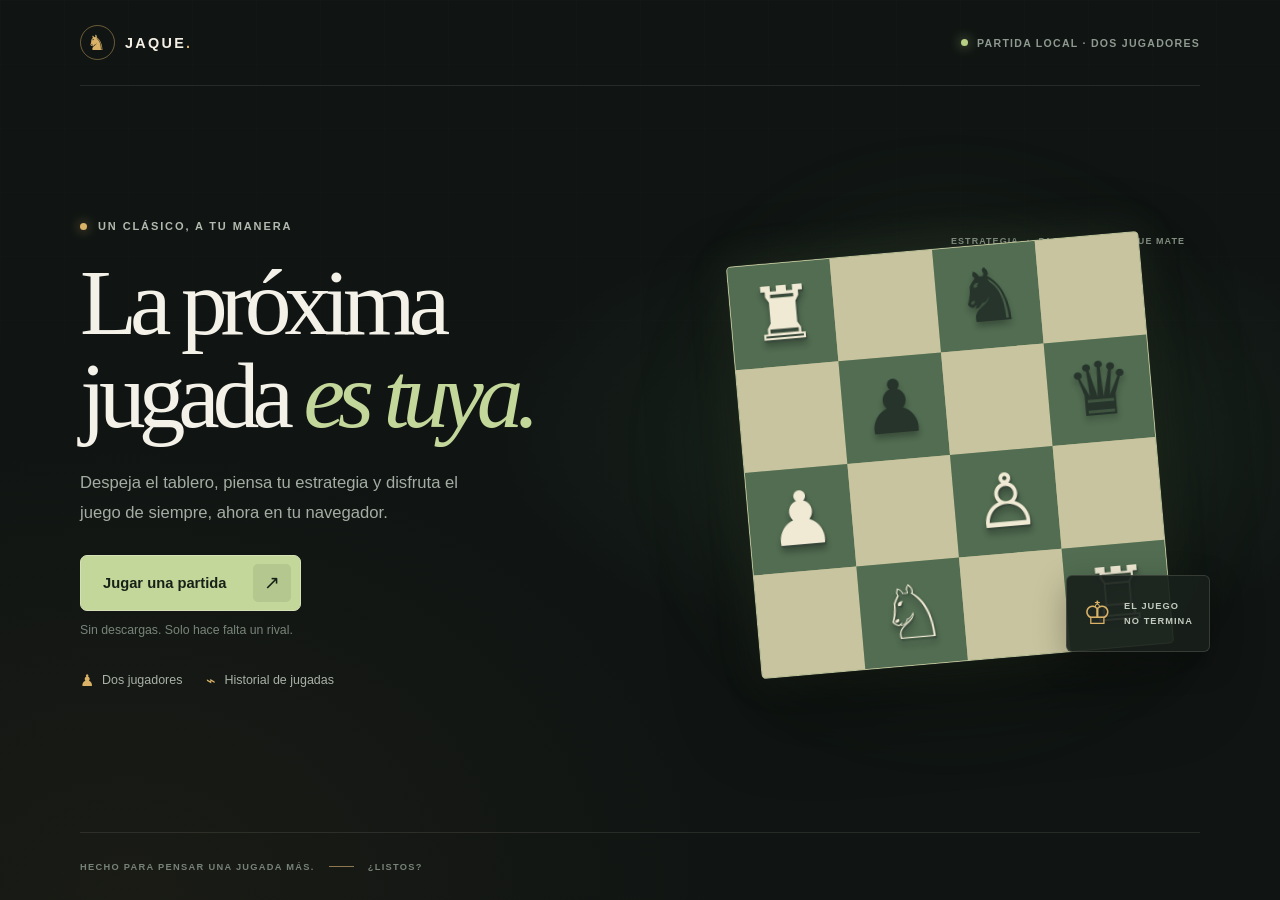
<file: index.html>
<!doctype html>
<html lang="es">
<head>
  <meta charset="utf-8">
  <meta name="viewport" content="width=device-width, initial-scale=1">
  <meta name="theme-color" content="#101513">
  <meta name="description" content="Una partida de ajedrez para dos. Sin descargas, directo en tu navegador.">
  <title>Ajedrez — Tu próxima jugada</title>
  <link rel="stylesheet" href="css/ajedrez.css">
</head>
<body class="home-page">
  <main class="home-shell">
    <header class="home-topbar">
      <a class="home-brand" href="index.html" aria-label="Ajedrez, inicio">
        <span class="brand-mark" aria-hidden="true">♞</span>
        <span>JAQUE<span class="brand-period">.</span></span>
      </a>
      <span class="home-mode"><span class="mode-dot"></span> PARTIDA LOCAL · DOS JUGADORES</span>
    </header>

    <section class="home-hero" aria-labelledby="home-title">
      <div class="hero-copy">
        <span class="home-eyebrow"><span></span> UN CLÁSICO, A TU MANERA</span>
        <h1 id="home-title">La próxima<br>jugada <span>es tuya.</span></h1>
        <p class="hero-description">Despeja el tablero, piensa tu estrategia y disfruta el juego de siempre, ahora en tu navegador.</p>
        <a class="play-link" href="ajedrez.html">
          <span>Jugar una partida</span>
          <span class="play-arrow" aria-hidden="true">↗</span>
        </a>
        <p class="play-note">Sin descargas. Solo hace falta un rival.</p>
        <ul class="home-features" aria-label="Características">
          <li><span aria-hidden="true">♟</span> Dos jugadores</li>
          <li><span aria-hidden="true">⌁</span> Historial de jugadas</li>
        </ul>
      </div>

      <div class="hero-art" aria-hidden="true">
        <div class="art-glow"></div>
        <div class="art-caption"><span>ESTRATEGIA</span><span>·</span><span>PACIENCIA</span><span>·</span><span>JAQUE MATE</span></div>
        <div class="showcase-board">
          <span class="showcase-square"><span class="showcase-piece light-piece">♜</span></span>
          <span class="showcase-square pale-square"></span>
          <span class="showcase-square"><span class="showcase-piece dark-piece">♞</span></span>
          <span class="showcase-square pale-square"></span>
          <span class="showcase-square pale-square"></span>
          <span class="showcase-square"><span class="showcase-piece dark-piece">♟</span></span>
          <span class="showcase-square pale-square"></span>
          <span class="showcase-square"><span class="showcase-piece dark-piece">♛</span></span>
          <span class="showcase-square"><span class="showcase-piece light-piece">♟</span></span>
          <span class="showcase-square pale-square"></span>
          <span class="showcase-square"><span class="showcase-piece light-piece">♙</span></span>
          <span class="showcase-square pale-square"></span>
          <span class="showcase-square pale-square"></span>
          <span class="showcase-square"><span class="showcase-piece light-piece">♘</span></span>
          <span class="showcase-square pale-square"></span>
          <span class="showcase-square"><span class="showcase-piece light-piece">♖</span></span>
        </div>
        <div class="art-stamp"><span class="stamp-icon">♔</span><span>EL JUEGO<br>NO TERMINA</span></div>
      </div>
    </section>

    <footer class="home-footer">
      <span>HECHO PARA PENSAR UNA JUGADA MÁS.</span>
      <span class="footer-divider"></span>
      <span>¿LISTOS?</span>
    </footer>
  </main>
</body>
</html>
</file>
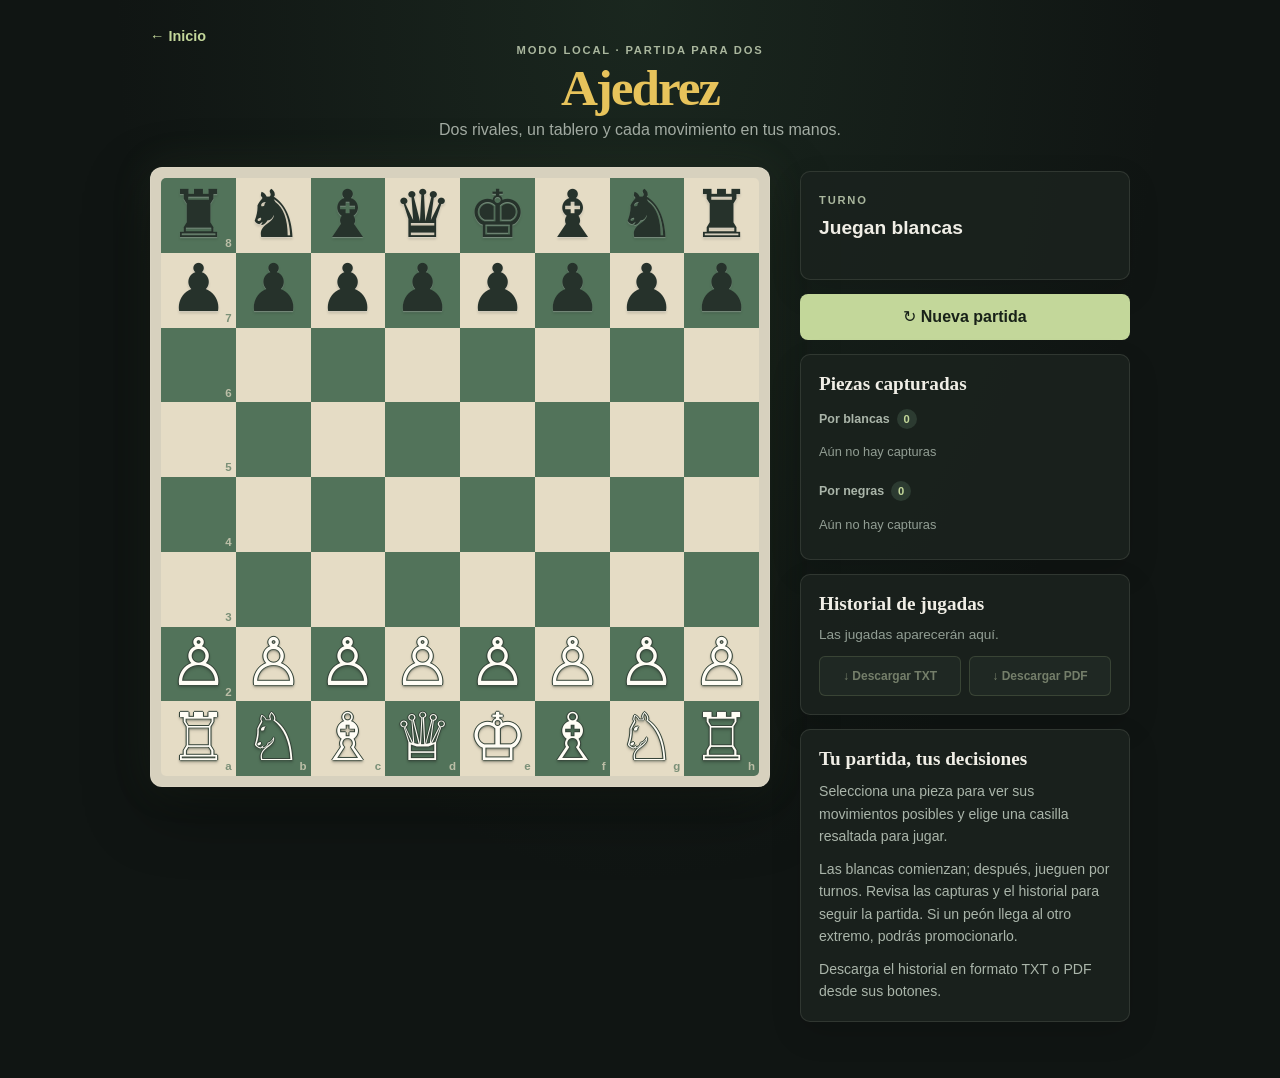
<file: ajedrez.html>
<!doctype html>
<html lang="es">
<head>
  <meta charset="utf-8">
  <meta name="viewport" content="width=device-width, initial-scale=1">
  <meta name="theme-color" content="#101513">
  <title>Ajedrez | Juega tu partida</title>
  <link rel="stylesheet" href="css/ajedrez.css">
  <script src="js/ajedrez.js" defer></script>
</head>
<body class="game-page">
  <main class="game">
    <header class="page-header">
      <a class="back-link" href="index.html">← Inicio</a>
      <span class="eyebrow">MODO LOCAL · PARTIDA PARA DOS</span>
      <h1>Ajedrez</h1>
      <p class="subtitle">Dos rivales, un tablero y cada movimiento en tus manos.</p>
    </header>

    <section class="game-layout" aria-label="Partida de ajedrez">
      <div class="board-wrap">
        <div id="board" class="board" role="grid" aria-label="Tablero de ajedrez"></div>
      </div>
      <aside class="game-panel">
        <div class="turn-card">
          <span class="panel-label">TURNO</span>
          <p id="turn" class="turn-text" aria-live="polite"></p>
          <p id="status" class="status-text" aria-live="polite"></p>
        </div>
        <button id="restart" class="restart-button" type="button">↻ Nueva partida</button>
        <section class="captures-card" aria-label="Piezas capturadas">
          <h2>Piezas capturadas</h2>
          <div class="capture-group">
            <h3>Por blancas <span id="white-capture-count" class="capture-count">0</span></h3>
            <div id="white-captured" class="captured-pieces" aria-label="Piezas capturadas por blancas" aria-live="polite"></div>
          </div>
          <div class="capture-group">
            <h3>Por negras <span id="black-capture-count" class="capture-count">0</span></h3>
            <div id="black-captured" class="captured-pieces" aria-label="Piezas capturadas por negras" aria-live="polite"></div>
          </div>
        </section>
        <section class="moves-card" aria-label="Historial de jugadas">
          <h2>Historial de jugadas</h2>
          <ol id="move-history" class="move-history" aria-live="polite">
            <li class="history-empty">Las jugadas aparecerán aquí.</li>
          </ol>
          <div class="history-downloads" aria-label="Descargar historial de la partida">
            <button id="download-text" class="download-button" type="button" disabled>↓ Descargar TXT</button>
            <button id="download-pdf" class="download-button" type="button" disabled>↓ Descargar PDF</button>
          </div>
        </section>
        <div class="help-card">
          <h2>Tu partida, tus decisiones</h2>
          <p>Selecciona una pieza para ver sus movimientos posibles y elige una casilla resaltada para jugar.</p>
          <p>Las blancas comienzan; después, jueguen por turnos. Revisa las capturas y el historial para seguir la partida. Si un peón llega al otro extremo, podrás promocionarlo.</p>
          <p>Descarga el historial en formato TXT o PDF desde sus botones.</p>
        </div>
      </aside>
    </section>
  </main>

  <dialog id="promotion-dialog" class="promotion-dialog" aria-labelledby="promotion-title">
    <form method="dialog">
      <h2 id="promotion-title">Elige una pieza</h2>
      <p>¿En qué pieza quieres convertir tu peón?</p>
      <div id="promotion-options" class="promotion-options"></div>
    </form>
  </dialog>
</body>
</html>
</file>
<file: css/ajedrez.css>
:root {
  color-scheme: light;
  font-family: "Segoe UI", Arial, sans-serif;
  color: #23332d;
  background: #f5f0e8;
  font-synthesis: none;
  text-rendering: optimizeLegibility;
  -webkit-font-smoothing: antialiased;
  -moz-osx-font-smoothing: grayscale;
  --green: #355b48;
  --dark-square: #76917b;
  --light-square: #e8dfcb;
  --ink: #23332d;
}

* {
  box-sizing: border-box;
}

body {
  min-width: 320px;
  min-height: 100vh;
  margin: 0;
  padding: 40px 20px 56px;
  background:
    radial-gradient(ellipse at 50% 0, rgb(255 255 255 / 62%), transparent 58%),
    #f5f0e8;
}

.game {
  width: min(100%, 980px);
  margin: 0 auto;
}

.page-header {
  margin-bottom: 28px;
  text-align: center;
}

.back-link {
  position: absolute;
  top: 28px;
  left: max(24px, calc((100vw - 980px) / 2));
  color: var(--green);
  font-size: 0.9rem;
  font-weight: 600;
  text-decoration: none;
}

.back-link:hover {
  text-decoration: underline;
}

.eyebrow,
.panel-label {
  color: #718174;
  font-size: 0.7rem;
  font-weight: 700;
  letter-spacing: 0.16em;
}

h1,
h2,
p {
  margin-top: 0;
}

h1 {
  margin-bottom: 4px;
  font-family: Georgia, serif;
  font-size: clamp(2.4rem, 6vw, 3.2rem);
  letter-spacing: -0.04em;
}

.subtitle {
  margin-bottom: 0;
  color: #728078;
}

.game-layout {
  display: grid;
  grid-template-columns: minmax(0, 620px) minmax(210px, 1fr);
  align-items: start;
  gap: 30px;
}

.board-wrap {
  width: 100%;
  padding: 10px;
  border: 1px solid rgb(53 91 72 / 12%);
  border-radius: 12px;
  background: #fffdf8;
  box-shadow: 0 18px 55px rgb(52 61 48 / 12%);
}

.board {
  display: grid;
  grid-template-columns: repeat(8, minmax(0, 1fr));
  overflow: hidden;
  border-radius: 5px;
}

.square {
  position: relative;
  display: grid;
  aspect-ratio: 1;
  place-items: center;
  padding: 0;
  border: 0;
  cursor: pointer;
  font-family: "Segoe UI Symbol", "Noto Sans Symbols 2", serif;
  font-size: clamp(1.7rem, 6.8vw, 4.1rem);
  line-height: 1;
  -webkit-tap-highlight-color: transparent;
}

.square.light {
  background: var(--light-square);
}

.square.dark {
  background: var(--dark-square);
}

.square:focus-visible {
  z-index: 1;
  outline: 4px solid #e7ae54;
  outline-offset: -4px;
}

.square.selected {
  background-image: linear-gradient(rgb(255 208 93 / 54%), rgb(255 208 93 / 54%));
}

.square.last-move {
  background-image: linear-gradient(rgb(248 222 112 / 30%), rgb(248 222 112 / 30%));
}

.square.selected.last-move {
  background-image: linear-gradient(rgb(255 208 93 / 64%), rgb(255 208 93 / 64%));
}

.square.legal-move::before,
.square.legal-capture::before {
  position: absolute;
  z-index: 0;
  width: 27%;
  aspect-ratio: 1;
  border-radius: 50%;
  background: rgb(35 51 45 / 23%);
  content: "";
  pointer-events: none;
}

.square.legal-capture::before {
  width: 82%;
  border: 5px solid rgb(35 51 45 / 26%);
  background: transparent;
}

.piece {
  z-index: 1;
  filter: drop-shadow(0 2px 1px rgb(0 0 0 / 15%));
}

.piece.white {
  color: #fffdf5;
  text-shadow: 0 1px 2px #344338, 1px 0 #344338, -1px 0 #344338, 0 -1px #344338;
}

.piece.black {
  color: #26322b;
  text-shadow: 0 1px 1px rgb(255 255 255 / 28%);
}

.coordinates {
  position: absolute;
  z-index: 2;
  right: 4px;
  bottom: 3px;
  font-family: "Segoe UI", Arial, sans-serif;
  font-size: clamp(0.52rem, 1.5vw, 0.72rem);
  font-weight: 700;
  line-height: 1;
  opacity: 0.72;
  pointer-events: none;
}

.light .coordinates {
  color: var(--dark-square);
}

.dark .coordinates {
  color: var(--light-square);
}

.game-panel {
  display: grid;
  gap: 14px;
  padding-top: 4px;
}

.turn-card,
.captures-card,
.moves-card,
.help-card {
  padding: 18px;
  border: 1px solid rgb(53 91 72 / 10%);
  border-radius: 10px;
  background: rgb(255 253 248 / 82%);
}

.turn-text {
  margin: 9px 0 3px;
  font-size: 1.2rem;
  font-weight: 700;
}

.captures-card h2 {
  margin-bottom: 14px;
  font-family: Georgia, serif;
  font-size: 1.2rem;
}

.capture-group + .capture-group {
  margin-top: 12px;
}

.capture-group h3 {
  display: flex;
  align-items: center;
  gap: 7px;
  margin-bottom: 6px;
  color: #68766d;
  font-size: 0.78rem;
  font-weight: 600;
}

.capture-count {
  display: inline-grid;
  min-width: 20px;
  height: 20px;
  padding: 0 5px;
  place-items: center;
  border-radius: 10px;
  background: #e9eee7;
  color: var(--green);
  font-size: 0.7rem;
  font-weight: 700;
}

.captured-pieces {
  display: flex;
  min-height: 34px;
  flex-wrap: wrap;
  align-items: center;
  gap: 2px 5px;
}

.captured-piece {
  font-family: "Segoe UI Symbol", "Noto Sans Symbols 2", serif;
  font-size: 1.55rem;
  line-height: 1;
}

.captured-piece.white {
  color: #fffdf5;
  text-shadow: 0 1px 2px #344338, 1px 0 #344338, -1px 0 #344338, 0 -1px #344338;
}

.captured-piece.black {
  color: #26322b;
}

.capture-empty {
  color: #89948c;
  font-size: 0.8rem;
}

.moves-card h2 {
  margin-bottom: 12px;
  font-family: Georgia, serif;
  font-size: 1.2rem;
}

.move-history {
  display: grid;
  max-height: 260px;
  gap: 8px;
  overflow-y: auto;
  margin: 0;
  padding: 0 5px 0 0;
  list-style: none;
  scrollbar-color: #b7c5b8 transparent;
  scrollbar-width: thin;
}

.history-entry {
  display: grid;
  grid-template-columns: 25px 56px minmax(0, 1fr);
  align-items: baseline;
  gap: 5px;
  font-size: 0.82rem;
  line-height: 1.4;
}

.history-number {
  color: #89948c;
  font-variant-numeric: tabular-nums;
}

.history-player {
  color: var(--green);
  font-weight: 700;
}

.history-details {
  color: #52635a;
  overflow-wrap: anywhere;
}

.history-empty {
  color: #89948c;
  font-size: 0.85rem;
}

.status-text {
  min-height: 1.3em;
  margin-bottom: 0;
  color: #b14c37;
  font-size: 0.9rem;
  font-weight: 600;
}

.restart-button {
  min-height: 46px;
  padding: 10px 16px;
  border: 0;
  border-radius: 8px;
  background: var(--green);
  color: white;
  cursor: pointer;
  font: inherit;
  font-weight: 700;
  transition: background 150ms ease, transform 150ms ease;
}

.restart-button:hover {
  transform: translateY(-1px);
  background: #294a39;
}

.restart-button:focus-visible,
.promotion-options button:focus-visible,
.play-link:focus-visible {
  outline: 3px solid #e7ae54;
  outline-offset: 3px;
}

.help-card h2 {
  margin-bottom: 10px;
  font-family: Georgia, serif;
  font-size: 1.2rem;
}

.help-card p {
  margin-bottom: 10px;
  color: #68766d;
  font-size: 0.88rem;
  line-height: 1.6;
}

.help-card p:last-child {
  margin-bottom: 0;
}

.promotion-dialog {
  width: min(90vw, 390px);
  padding: 24px;
  border: 1px solid rgb(53 91 72 / 15%);
  border-radius: 12px;
  color: var(--ink);
  box-shadow: 0 20px 70px rgb(0 0 0 / 25%);
}

.promotion-dialog::backdrop {
  background: rgb(22 33 27 / 55%);
}

.promotion-dialog h2 {
  margin-bottom: 8px;
  font-family: Georgia, serif;
}

.promotion-dialog p {
  color: #68766d;
}

.promotion-options {
  display: grid;
  grid-template-columns: repeat(4, 1fr);
  gap: 8px;
}

.promotion-options button {
  min-height: 64px;
  border: 1px solid #dfe4dc;
  border-radius: 8px;
  background: #f6f5ef;
  color: var(--ink);
  cursor: pointer;
  font-family: "Segoe UI Symbol", "Noto Sans Symbols 2", serif;
  font-size: 2.3rem;
}

.promotion-options button:hover {
  background: #e9eee7;
}

.home-page {
  display: grid;
  place-items: center;
}

.home-card {
  width: min(100%, 490px);
  padding: clamp(28px, 8vw, 56px);
  border: 1px solid rgb(53 91 72 / 10%);
  border-radius: 16px;
  background: rgb(255 253 248 / 86%);
  box-shadow: 0 18px 55px rgb(52 61 48 / 10%);
  text-align: center;
}

.home-card h1 {
  margin: 12px 0;
}

.home-card p {
  margin-bottom: 26px;
  color: #68766d;
  line-height: 1.6;
}

.play-link {
  display: inline-block;
  padding: 13px 22px;
  border-radius: 8px;
  background: var(--green);
  color: white;
  font-weight: 700;
  text-decoration: none;
  transition: background 150ms ease, transform 150ms ease;
}

.play-link:hover {
  transform: translateY(-1px);
  background: #294a39;
}

@media (max-width: 720px) {
  body {
    padding: 58px 14px 32px;
  }

  .back-link {
    top: 19px;
    left: 18px;
  }

  .page-header {
    margin-bottom: 20px;
  }

  .game-layout {
    grid-template-columns: 1fr;
    gap: 18px;
  }

  .game-panel {
    grid-template-columns: 1fr 1fr;
  }

  .turn-card {
    grid-column: 1 / -1;
  }

  .captures-card {
    grid-column: 1 / -1;
  }

  .moves-card {
    grid-column: 1 / -1;
  }

  .help-card {
    grid-column: 1 / -1;
  }

  .square.legal-capture::before {
    border-width: 3px;
  }
}

@media (prefers-reduced-motion: reduce) {
  *,
  *::before,
  *::after {
    scroll-behavior: auto !important;
    transition-duration: 0.01ms !important;
  }
}

.home-page {
  position: relative;
  display: block;
  overflow-x: hidden;
  min-height: 100svh;
  padding: 0 clamp(22px, 6vw, 92px);
  background:
    radial-gradient(ellipse at 74% 48%, rgb(56 99 68 / 22%), transparent 34%),
    radial-gradient(ellipse at 10% 100%, rgb(91 67 34 / 13%), transparent 36%),
    #101513;
  color: #f0eee6;
}

.home-page::before {
  position: absolute;
  inset: 0;
  background-image:
    linear-gradient(rgb(255 255 255 / 2.2%) 1px, transparent 1px),
    linear-gradient(90deg, rgb(255 255 255 / 2.2%) 1px, transparent 1px);
  background-size: 64px 64px;
  content: "";
  mask-image: linear-gradient(to bottom, rgb(0 0 0 / 45%), transparent 85%);
  pointer-events: none;
}

.home-shell {
  position: relative;
  display: flex;
  width: min(100%, 1120px);
  min-height: 100svh;
  flex-direction: column;
  margin: 0 auto;
}

.home-topbar,
.home-brand,
.home-mode,
.home-features,
.home-footer {
  display: flex;
  align-items: center;
}

.home-topbar {
  min-height: 86px;
  justify-content: space-between;
  border-bottom: 1px solid rgb(238 235 220 / 10%);
}

.home-brand {
  gap: 10px;
  color: #f4f0e6;
  font-size: 0.9rem;
  font-weight: 700;
  letter-spacing: 0.16em;
  text-decoration: none;
}

.brand-mark {
  display: grid;
  width: 35px;
  height: 35px;
  place-items: center;
  border: 1px solid rgb(217 177 103 / 45%);
  border-radius: 50%;
  color: #d9b167;
  font-size: 1.3rem;
}

.brand-period {
  color: #d9b167;
}

.home-mode {
  gap: 9px;
  color: #8e9990;
  font-size: 0.66rem;
  font-weight: 600;
  letter-spacing: 0.12em;
}

.mode-dot,
.home-eyebrow > span {
  width: 7px;
  height: 7px;
  border-radius: 50%;
  background: #b7cf83;
  box-shadow: 0 0 12px rgb(183 207 131 / 75%);
}

.home-hero {
  display: grid;
  min-height: 650px;
  flex: 1;
  grid-template-columns: 1fr 0.92fr;
  align-items: center;
  gap: clamp(24px, 6vw, 88px);
  padding: 58px 0 66px;
}

.hero-copy {
  position: relative;
  z-index: 1;
  padding: 18px 0;
}

.home-eyebrow {
  display: flex;
  align-items: center;
  gap: 11px;
  margin-bottom: 25px;
  color: #b2b9ae;
  font-size: 0.69rem;
  font-weight: 700;
  letter-spacing: 0.17em;
}

.home-eyebrow > span {
  background: #d9b167;
  box-shadow: 0 0 12px rgb(217 177 103 / 68%);
}

.hero-copy h1 {
  margin: 0;
  color: #f4f1e9;
  font-family: Georgia, serif;
  font-size: clamp(3.35rem, 7.3vw, 6.25rem);
  font-weight: 400;
  letter-spacing: -0.075em;
  line-height: 0.99;
}

.hero-copy h1 span {
  color: #c3d79a;
  font-style: italic;
}

.hero-description {
  max-width: 410px;
  margin: 26px 0 28px;
  color: #a4ada4;
  font-size: clamp(0.95rem, 1.3vw, 1.08rem);
  line-height: 1.75;
}

.home-page .play-link {
  display: inline-flex;
  min-height: 56px;
  align-items: center;
  justify-content: space-between;
  gap: 26px;
  padding: 8px 9px 8px 22px;
  border: 1px solid #d5e0b7;
  border-radius: 7px;
  background: #c3d79a;
  color: #182118;
  font-size: 0.92rem;
  transition: background 160ms ease, transform 160ms ease, box-shadow 160ms ease;
}

.home-page .play-link:hover {
  transform: translateY(-2px);
  background: #d2e3ae;
  box-shadow: 0 8px 30px rgb(175 208 121 / 19%);
}

.play-arrow {
  display: grid;
  width: 38px;
  height: 38px;
  place-items: center;
  border-radius: 5px;
  background: rgb(24 33 24 / 9%);
  font-size: 1.2rem;
}

.play-note {
  margin: 12px 0 0;
  color: #78847a;
  font-size: 0.77rem;
}

.home-features {
  flex-wrap: wrap;
  gap: 12px 24px;
  margin: 34px 0 0;
  padding: 0;
  color: #aab2a8;
  font-size: 0.78rem;
  list-style: none;
}

.home-features li {
  display: flex;
  align-items: center;
  gap: 8px;
}

.home-features li span {
  color: #d9b167;
  font-size: 1rem;
}

.hero-art {
  position: relative;
  display: grid;
  min-height: 470px;
  place-items: center;
}

.art-glow {
  position: absolute;
  width: 80%;
  aspect-ratio: 1;
  border-radius: 50%;
  background: rgb(126 160 96 / 12%);
  filter: blur(65px);
}

.art-caption {
  position: absolute;
  top: 16px;
  right: 3%;
  display: flex;
  gap: 8px;
  color: #879286;
  font-size: 0.56rem;
  font-weight: 600;
  letter-spacing: 0.12em;
}

.showcase-board {
  position: relative;
  display: grid;
  width: min(100%, 414px);
  grid-template-columns: repeat(4, 1fr);
  overflow: hidden;
  transform: rotate(-5deg);
  border: 1px solid rgb(237 232 209 / 24%);
  border-radius: 5px;
  background: #a6b084;
  box-shadow: 0 34px 85px rgb(0 0 0 / 44%), 0 0 45px rgb(143 174 103 / 12%);
}

.showcase-square {
  display: grid;
  aspect-ratio: 1;
  place-items: center;
  background: #526d52;
}

.showcase-square.pale-square {
  background: #c8c49f;
}

.showcase-piece {
  font-family: "Segoe UI Symbol", "Noto Sans Symbols 2", serif;
  font-size: clamp(2.6rem, 7vw, 4.65rem);
  line-height: 1;
  filter: drop-shadow(0 5px 3px rgb(0 0 0 / 28%));
}

.showcase-piece.light-piece {
  color: #f0ead4;
  text-shadow: 1px 2px 2px #344337;
}

.showcase-piece.dark-piece {
  color: #26342b;
}

.art-stamp {
  position: absolute;
  right: -2%;
  bottom: 8%;
  display: flex;
  align-items: center;
  gap: 11px;
  padding: 13px 16px;
  border: 1px solid rgb(238 235 220 / 14%);
  border-radius: 6px;
  background: rgb(25 32 28 / 91%);
  box-shadow: 0 10px 32px rgb(0 0 0 / 28%);
  color: #c3cabe;
  font-size: 0.58rem;
  font-weight: 700;
  letter-spacing: 0.11em;
  line-height: 1.55;
}

.stamp-icon {
  color: #d9b167;
  font-size: 2rem;
}

.home-footer {
  min-height: 68px;
  gap: 14px;
  border-top: 1px solid rgb(238 235 220 / 10%);
  color: #778279;
  font-size: 0.58rem;
  font-weight: 600;
  letter-spacing: 0.14em;
}

.footer-divider {
  width: 25px;
  height: 1px;
  background: #8f7750;
}

@media (max-width: 720px) {
  .home-page {
    padding-right: 22px;
    padding-left: 22px;
  }

  .home-topbar {
    min-height: 72px;
  }

  .home-mode {
    font-size: 0.55rem;
    letter-spacing: 0.08em;
  }

  .home-hero {
    min-height: auto;
    grid-template-columns: 1fr;
    gap: 10px;
    padding: 62px 0 42px;
  }

  .hero-copy {
    padding: 0;
  }

  .hero-copy h1 {
    font-size: clamp(3.55rem, 13vw, 5.2rem);
  }

  .hero-description {
    max-width: 460px;
  }

  .home-features {
    margin-top: 24px;
  }

  .hero-art {
    min-height: min(88vw, 390px);
    margin-top: 12px;
  }

  .showcase-board {
    width: min(82%, 350px);
  }

  .art-caption {
    top: 0;
    right: 0;
  }

  .art-stamp {
    right: 0;
    bottom: 3%;
  }
}

@media (max-width: 420px) {
  .home-mode {
    max-width: 150px;
    text-align: right;
  }

  .home-features {
    gap: 10px 16px;
    font-size: 0.73rem;
  }

  .art-caption {
    gap: 5px;
    font-size: 0.48rem;
  }
}

.game-page {
  color-scheme: dark;
  --green: #c3d79a;
  --dark-square: #52735a;
  --light-square: #e5dcc5;
  --ink: #f0eee6;
  background:
    radial-gradient(ellipse at 50% 0, rgb(55 90 64 / 26%), transparent 58%),
    #101513;
  color: #f0eee6;
}

.game-page .back-link {
  color: #c3d79a;
}

.game-page .eyebrow,
.game-page .panel-label {
  color: #aab79e;
}

.game-page .page-header h1 {
  color: #e7c35b;
}

.game-page .subtitle {
  color: #a4ada4;
}

.game-page .board-wrap {
  border-color: rgb(236 231 214 / 20%);
  background: #d7d1be;
  box-shadow: 0 22px 65px rgb(0 0 0 / 38%), 0 0 42px rgb(112 149 88 / 12%);
}

.game-page .turn-card,
.game-page .captures-card,
.game-page .moves-card,
.game-page .help-card {
  border-color: rgb(238 235 220 / 11%);
  background: rgb(27 34 30 / 92%);
  box-shadow: 0 12px 32px rgb(0 0 0 / 12%);
}

.game-page .turn-text {
  color: #f0eee6;
}

.game-page .status-text {
  color: #e7b779;
}

.game-page .captures-card h2,
.game-page .moves-card h2,
.game-page .help-card h2 {
  color: #f0eee6;
}

.game-page .capture-group h3 {
  color: #aab5a9;
}

.game-page .capture-count {
  background: #2c3b31;
  color: #c3d79a;
}

.game-page .captured-piece.white {
  color: #f0eee6;
}

.game-page .captured-piece.black {
  color: #c5cdbc;
  text-shadow: 0 1px 2px #121713, 1px 0 #121713, -1px 0 #121713, 0 -1px #121713;
}

.game-page .capture-empty,
.game-page .history-empty {
  color: #929e94;
}

.game-page .move-history {
  scrollbar-color: #536553 transparent;
}

.game-page .history-number {
  color: #879388;
}

.game-page .history-player {
  color: #c3d79a;
}

.game-page .history-details {
  color: #c4ccc1;
}

.history-downloads {
  display: grid;
  grid-template-columns: repeat(2, minmax(0, 1fr));
  gap: 8px;
  margin-top: 14px;
}

.download-button {
  min-height: 40px;
  padding: 8px 5px;
  border: 1px solid rgb(195 215 154 / 35%);
  border-radius: 6px;
  background: #27322b;
  color: #d7e5bf;
  cursor: pointer;
  font: inherit;
  font-size: 0.75rem;
  font-weight: 700;
  transition: background 150ms ease, border-color 150ms ease;
}

.download-button:hover:not(:disabled) {
  border-color: #c3d79a;
  background: #354638;
}

.download-button:disabled {
  cursor: not-allowed;
  opacity: 0.48;
}

.game-page .restart-button {
  background: #c3d79a;
  color: #182118;
}

.game-page .restart-button:hover {
  background: #d2e3ae;
}

.game-page .help-card p {
  color: #aab5aa;
}

.game-page .promotion-dialog {
  border-color: rgb(238 235 220 / 16%);
  background: #1b221e;
  color: #f0eee6;
}

.game-page .promotion-dialog p {
  color: #aab5aa;
}

.game-page .promotion-options button {
  border-color: #465348;
  background: #27322b;
  color: #f0eee6;
}

.game-page .promotion-options button:hover {
  background: #354638;
}

.download-button:focus-visible {
  outline: 3px solid #e7ae54;
  outline-offset: 3px;
}

@media (max-width: 720px) {
  .game-page {
    padding-top: 58px;
  }
}
</file>
